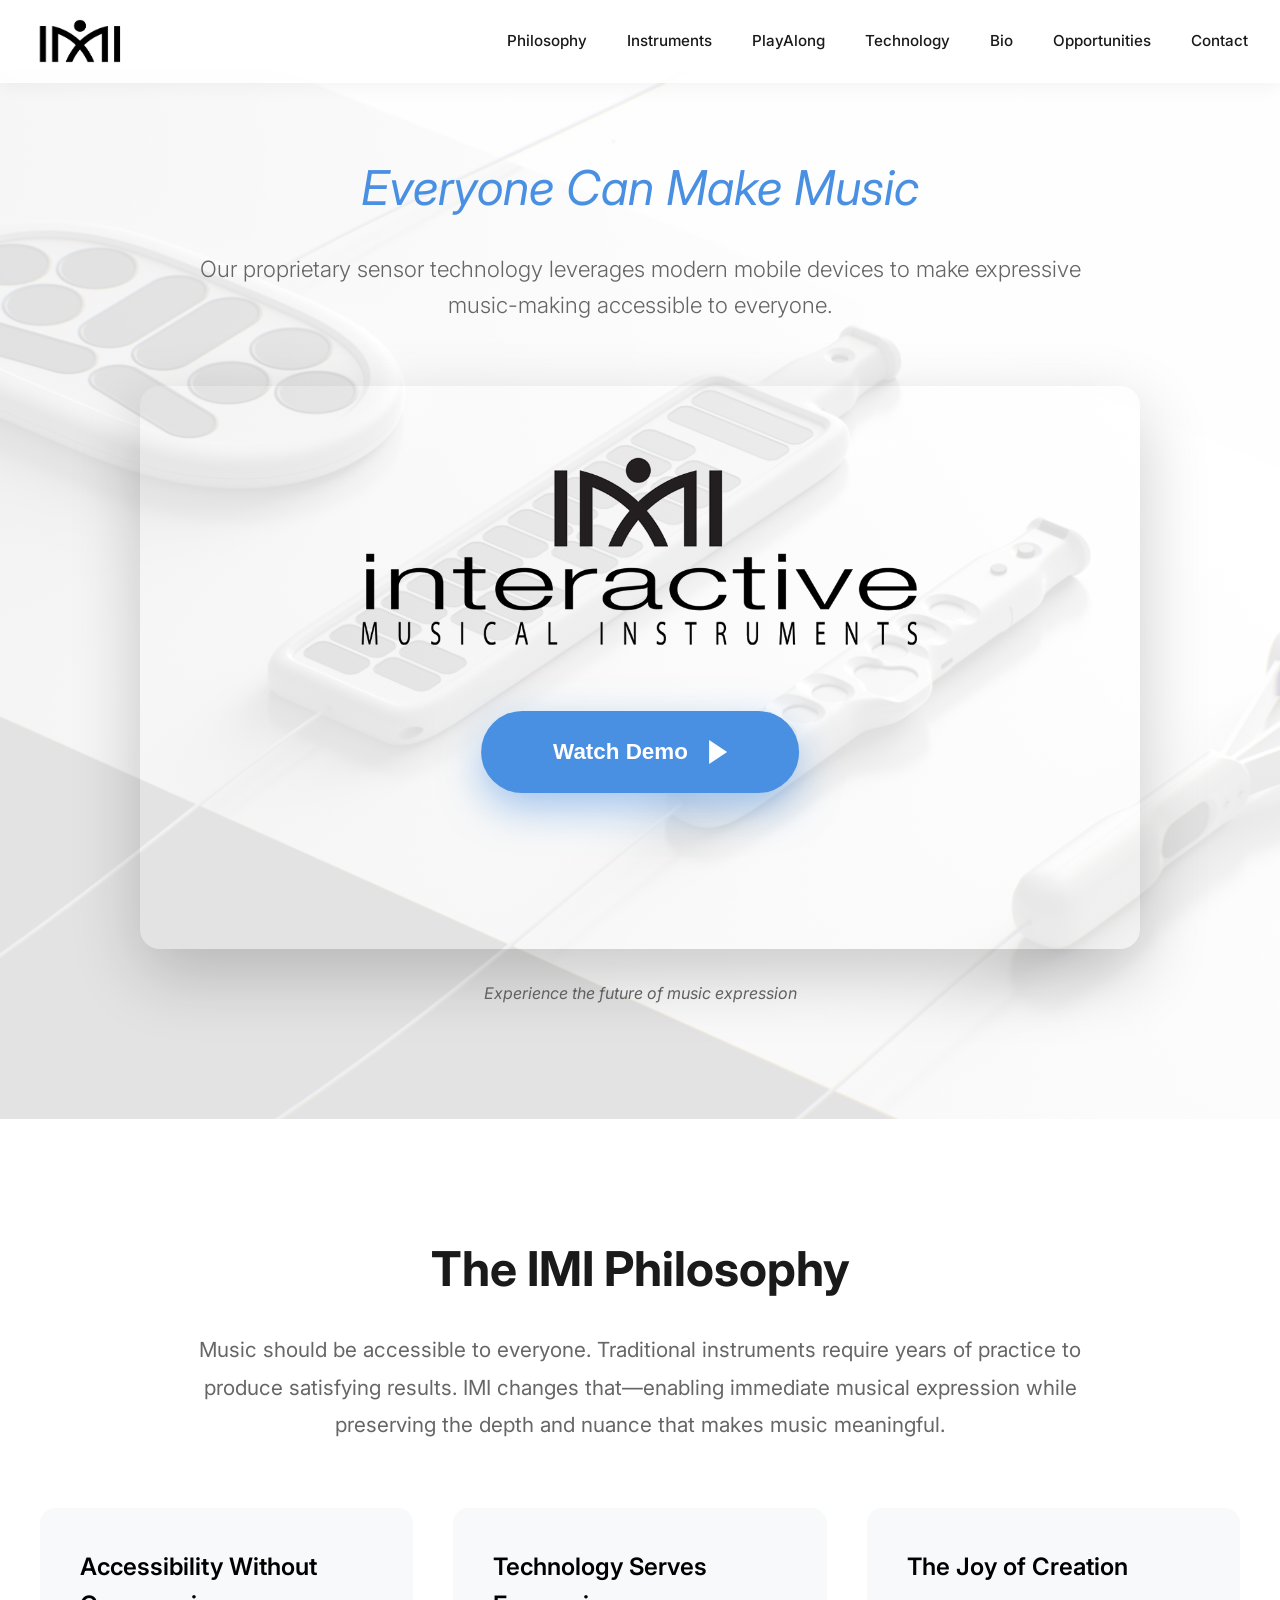
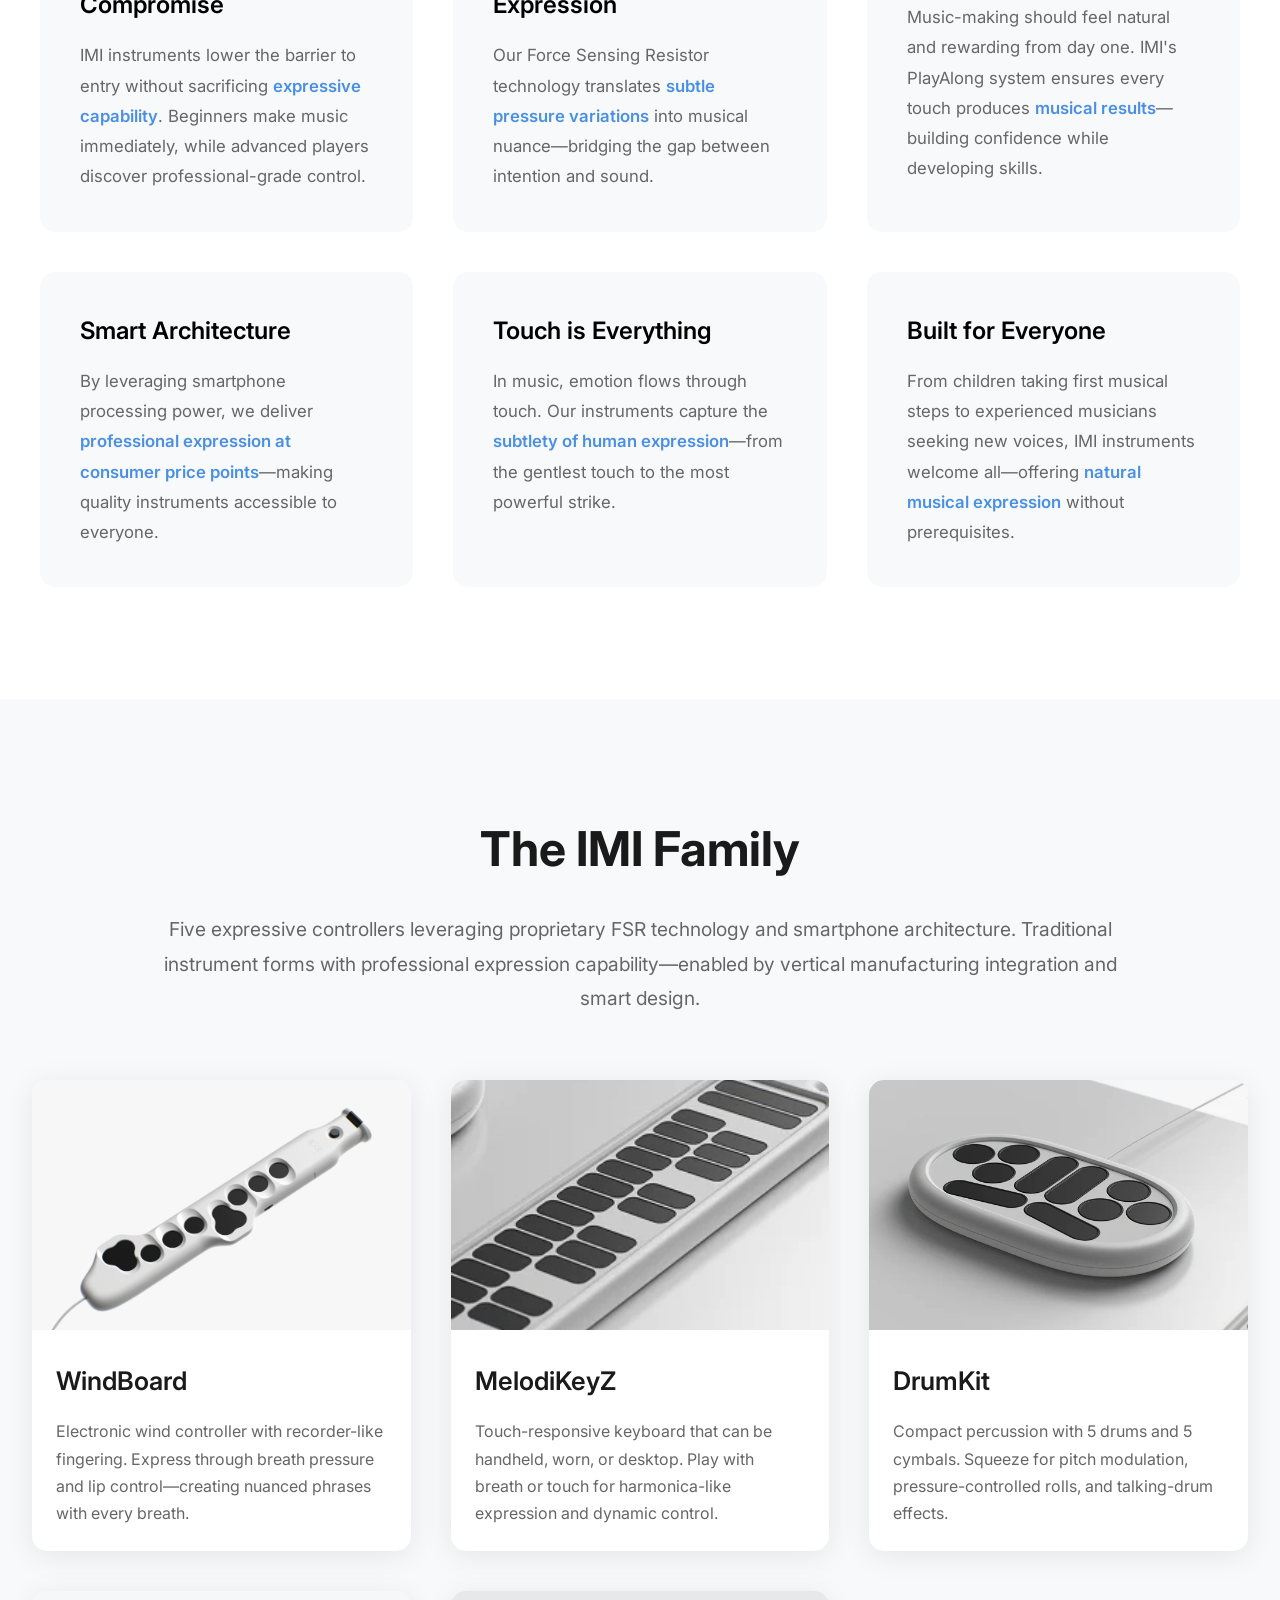
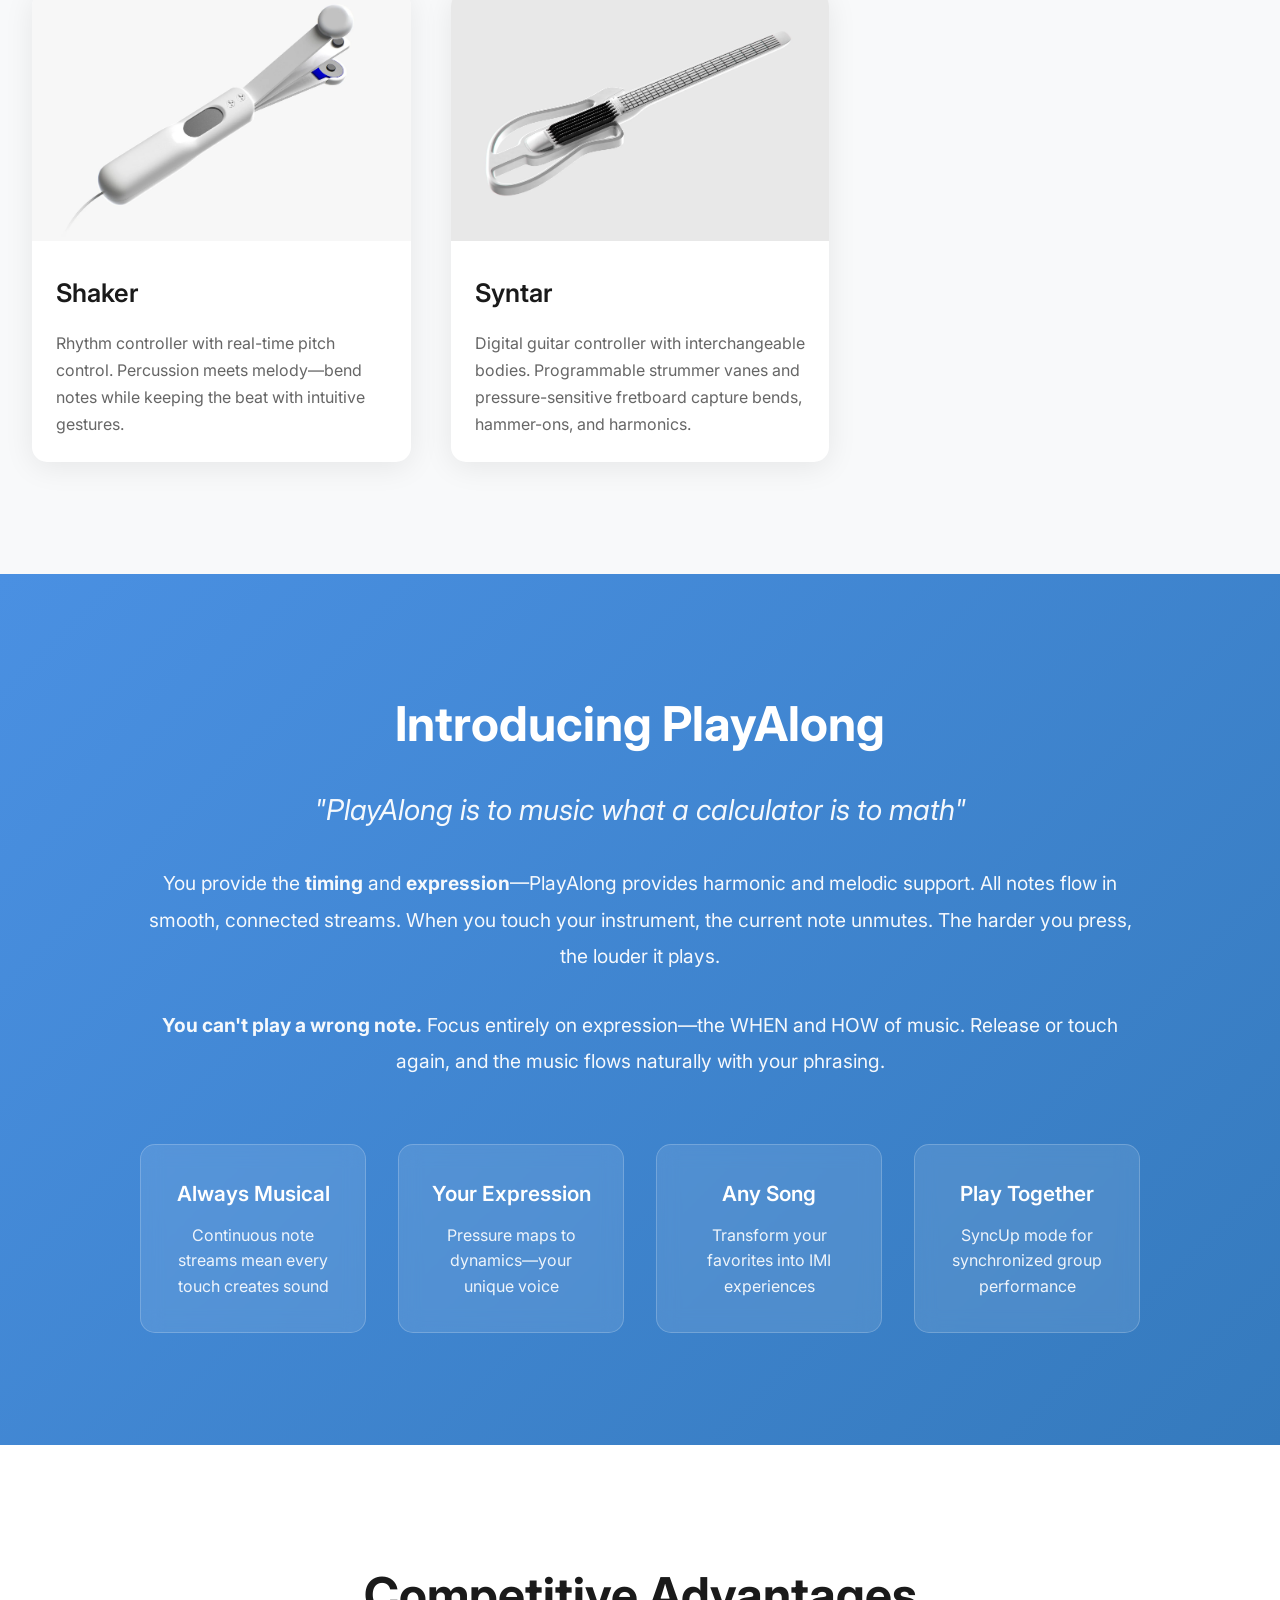
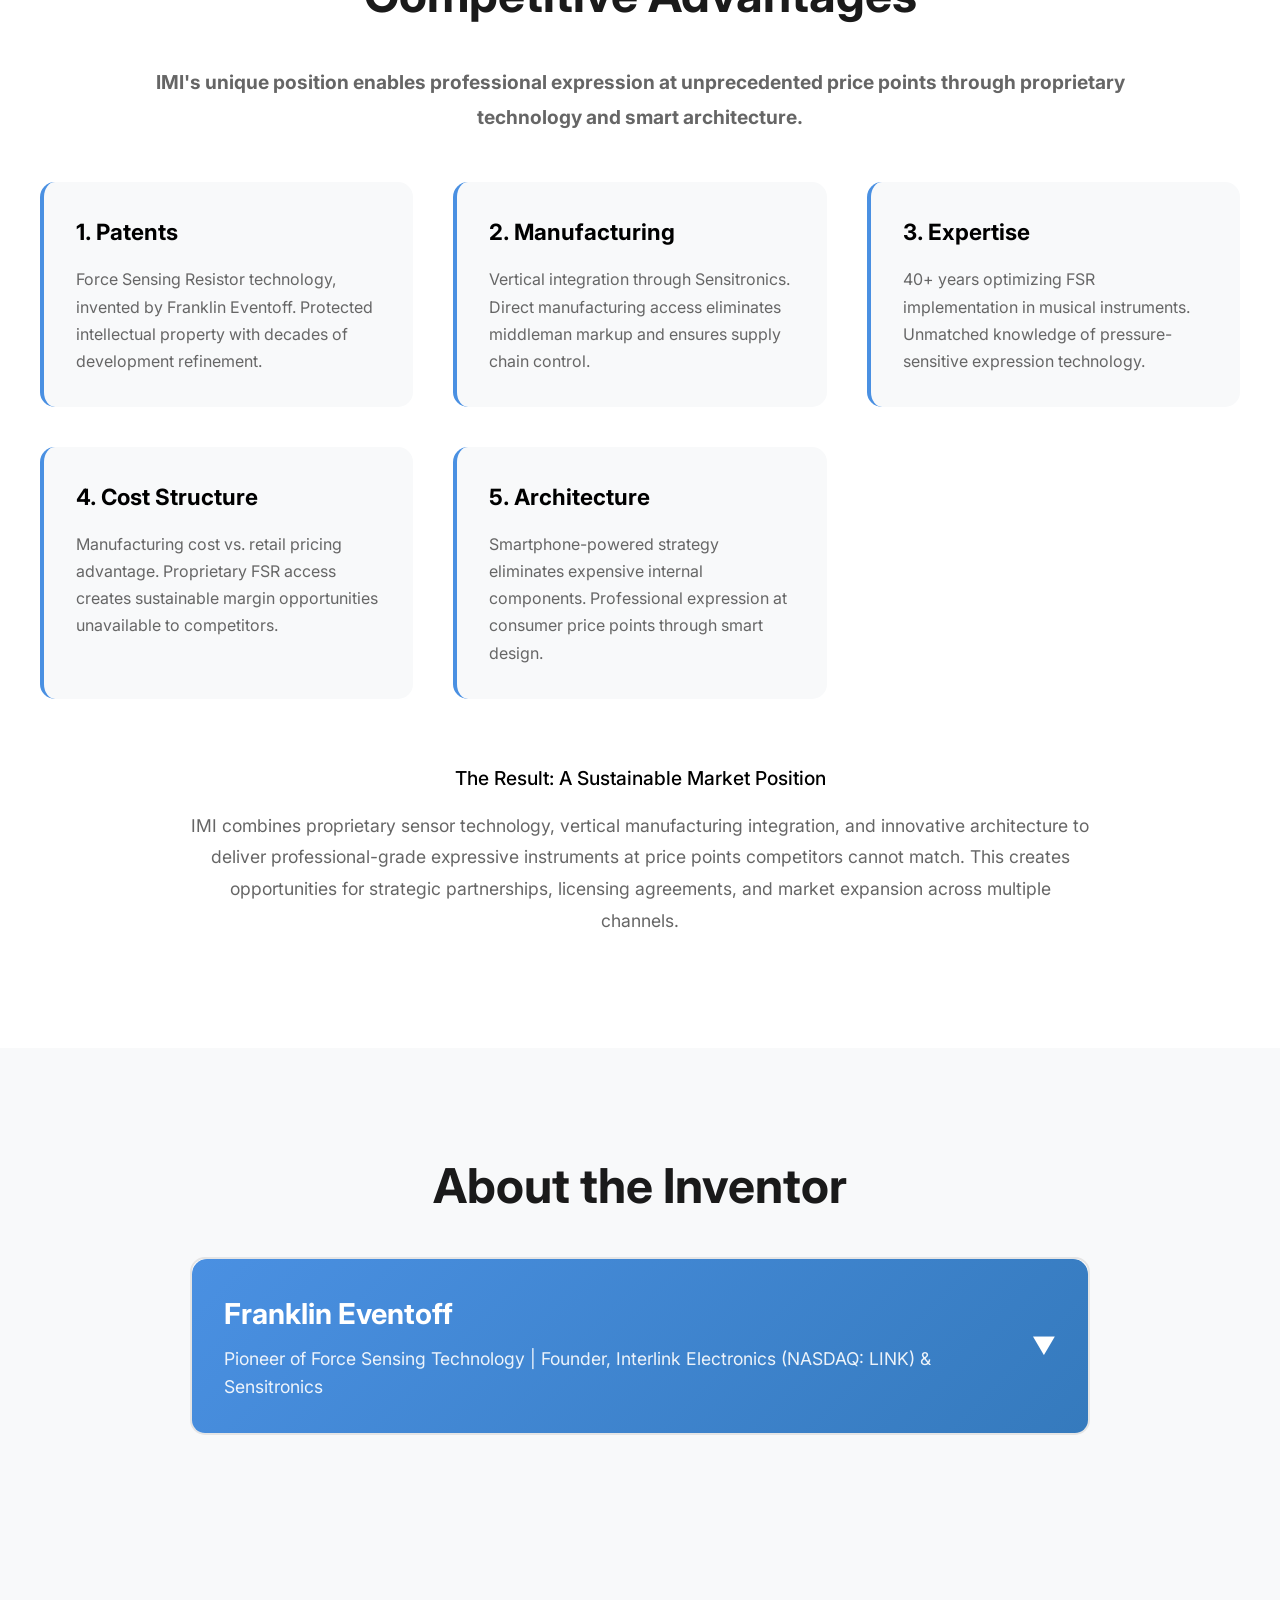
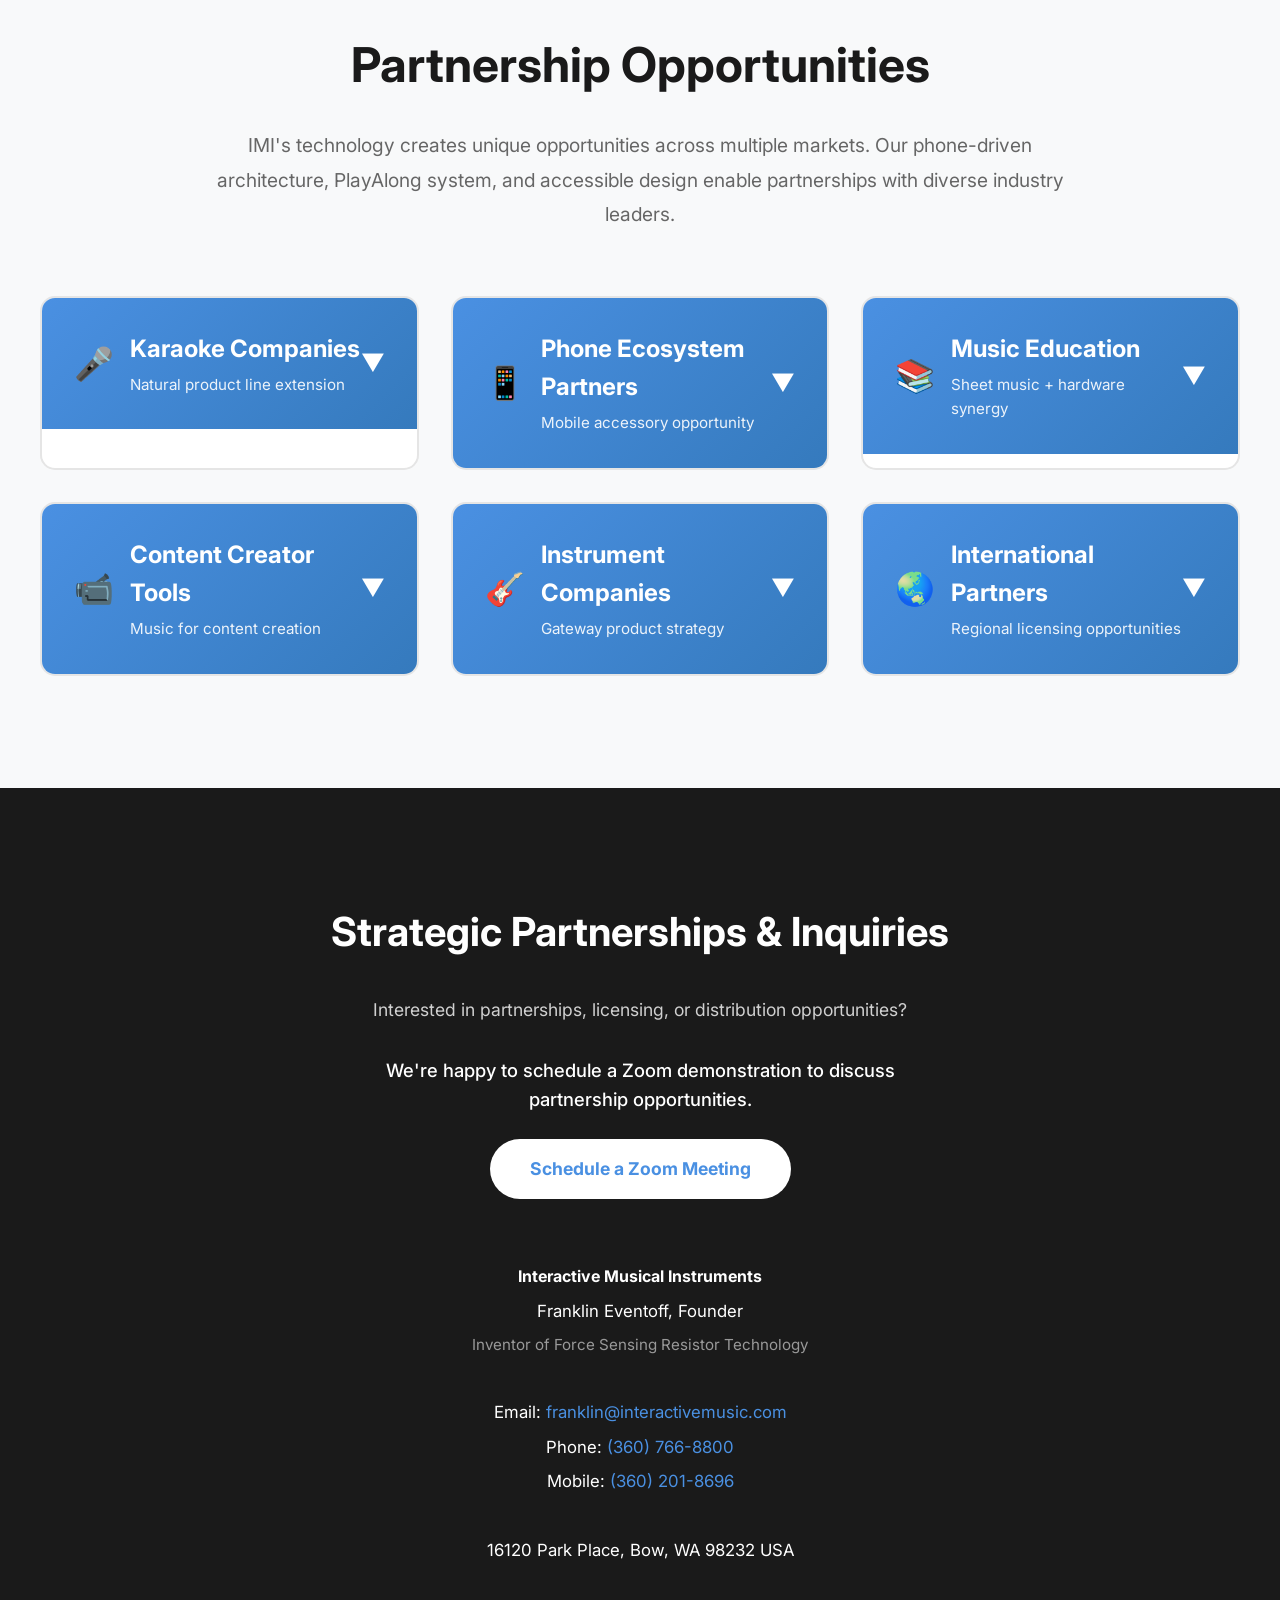
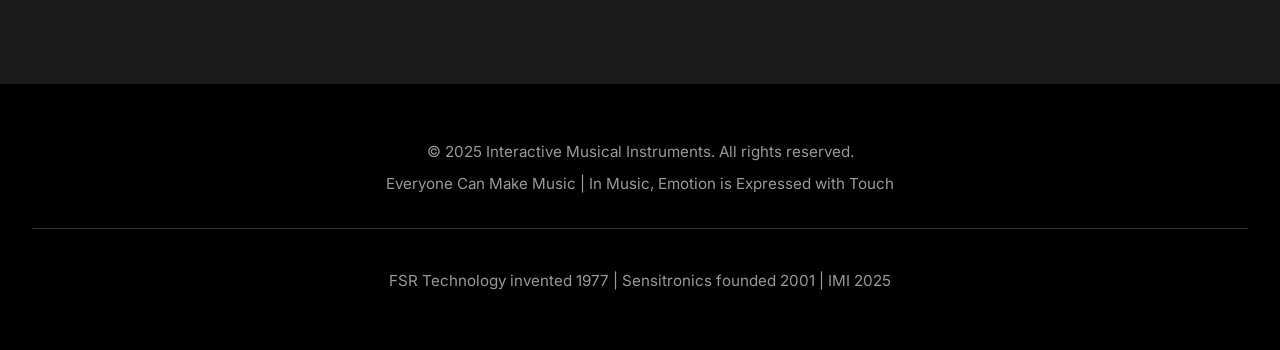
<file: index.html>
<!DOCTYPE html>
<html lang="en">
<head>
    <meta charset="UTF-8">
    <meta name="viewport" content="width=device-width, initial-scale=1.0">
    <title>IMI - Interactive Musical Instruments | Everyone Can Make Music</title>
    <link rel="icon" type="image/png" href="./assets/favicon-96x96.png" sizes="96x96" />
    <link rel="icon" type="image/png" href="./assets/favicon-96x96.png" sizes="32x32" />
    <link rel="icon" type="image/png" href="./assets/favicon-96x96.png" sizes="16x16" />
    <link rel="apple-touch-icon" href="./assets/favicon-96x96.png" />

    <!-- Fonts -->
    <link rel="preconnect" href="https://fonts.googleapis.com">
    <link rel="preconnect" href="https://fonts.gstatic.com" crossorigin>
    <link href="https://fonts.googleapis.com/css2?family=Inter:wght@300;400;500;600;700;800&display=swap" rel="stylesheet">

    <!-- Styles -->
    <link rel="stylesheet" href="./styles/main.css">
</head>
<body id="top">
    <!-- ============================================
         NAVIGATION
         Fixed navigation bar with logo and menu links
         ============================================ -->
    <nav>
        <div class="nav-container">
            <a href="#top" class="logo-text">
                <img src="./assets/IMI_LOGO.png" alt="IMI - Interactive Musical Instruments" class="logo-img">
            </a>
            <button class="hamburger" id="hamburger" aria-label="Toggle menu">
                <span></span>
                <span></span>
                <span></span>
            </button>
            <ul class="nav-links" id="nav-links">
                <li><a href="#philosophy">Philosophy</a></li>
                <li><a href="#instruments">Instruments</a></li>
                <li><a href="#playalong">PlayAlong</a></li>
                <li><a href="#technology">Technology</a></li>
                <li><a href="#bio">Bio</a></li>
                <li><a href="#opportunities">Opportunities</a></li>
                <li><a href="#contact">Contact</a></li>
            </ul>
        </div>
    </nav>

    <!-- ============================================
         HERO SECTION
         Main landing section with headline, tagline, and demo video
         ============================================ -->
    <section class="hero">
        <div class="hero-content">

            <!-- Headline & Tagline -->
            <p class="hero-quote">Everyone Can Make Music</p>
            <p class="tagline">
                Our proprietary sensor technology leverages modern mobile devices to make expressive music-making accessible to everyone.
            </p>

            <!-- Demo Video -->
            <div class="video-container">
                <div class="video-placeholder">
                    <img id="video-logo" src="./assets/IMI_logo_2.png" alt="IMI Logo" style="position: absolute; top: 10%; left: 50%; transform: translateX(-50%); max-width: 60%; height: auto; z-index: 5;">
                    <div class="play-button-overlay" id="play-button-overlay">
                        <button class="play-button" id="play-button">
                            <span>Watch Demo</span>
                            <div class="play-icon"></div>
                        </button>
                    </div>
                    <iframe
                        id="youtube-iframe"
                        class="video-iframe"
                        style="display: none;"
                        src="https://www.youtube.com/embed/5cP7HtnagEk?enablejsapi=1&rel=0"
                        allow="accelerometer; autoplay; clipboard-write; encrypted-media; gyroscope; picture-in-picture"
                        allowfullscreen>
                    </iframe>
                </div>
            </div>

            <p class="video-caption">Experience the future of music expression</p>
        </div>
    </section>

    <!-- ============================================
         PHILOSOPHY SECTION
         Core principles and values of IMI
         ============================================ -->
    <section class="philosophy-section" id="philosophy">
        <div class="philosophy-content">
            <h2>The IMI Philosophy</h2>
            <p class="philosophy-intro">
                Music should be accessible to everyone. Traditional instruments require years of practice to produce satisfying results. IMI changes that—enabling immediate musical expression while preserving the depth and nuance that makes music meaningful.
            </p>

            <div class="philosophy-grid">
                <div class="philosophy-card">
                    <h3>Accessibility Without Compromise</h3>
                    <p>IMI instruments lower the barrier to entry without sacrificing <span class="highlight">expressive capability</span>. Beginners make music immediately, while advanced players discover professional-grade control.</p>
                </div>

                <div class="philosophy-card">
                    <h3>Technology Serves Expression</h3>
                    <p>Our Force Sensing Resistor technology translates <span class="highlight">subtle pressure variations</span> into musical nuance—bridging the gap between intention and sound.</p>
                </div>

                <div class="philosophy-card">
                    <h3>The Joy of Creation</h3>
                    <p>Music-making should feel natural and rewarding from day one. IMI's PlayAlong system ensures every touch produces <span class="highlight">musical results</span>—building confidence while developing skills.</p>
                </div>

                <div class="philosophy-card">
                    <h3>Smart Architecture</h3>
                    <p>By leveraging smartphone processing power, we deliver <span class="highlight">professional expression at consumer price points</span>—making quality instruments accessible to everyone.</p>
                </div>

                <div class="philosophy-card">
                    <h3>Touch is Everything</h3>
                    <p>In music, emotion flows through touch. Our instruments capture the <span class="highlight">subtlety of human expression</span>—from the gentlest touch to the most powerful strike.</p>
                </div>

                <div class="philosophy-card">
                    <h3>Built for Everyone</h3>
                    <p>From children taking first musical steps to experienced musicians seeking new voices, IMI instruments welcome all—offering <span class="highlight">natural musical expression</span> without prerequisites.</p>
                </div>
            </div>
        </div>
    </section>

    <!-- ============================================
         PRODUCTS SECTION
         Showcase of the five IMI instrument family members
         ============================================ -->
    <section class="products-section" id="instruments">
        <h2>The IMI Family</h2>
        <p class="products-subtitle">
            Five expressive controllers leveraging proprietary FSR technology and smartphone architecture. Traditional instrument forms with professional expression capability—enabled by vertical manufacturing integration and smart design.
        </p>

        <div class="products-grid">
            <!-- WindBoard -->
            <div class="product-card">
                <img src="./assets/Wind.jpg" alt="WindBoard" class="product-image">
                <h3>WindBoard</h3>
                <p>Electronic wind controller with recorder-like fingering. Express through breath pressure and lip control—creating nuanced phrases with every breath.</p>
            </div>

            <!-- MelodiKeyZ -->
            <div class="product-card">
                <img src="./assets/MelodiKeyZ1_cropped.png" alt="MelodiKeyZ" class="product-image">
                <h3>MelodiKeyZ</h3>
                <p>Touch-responsive keyboard that can be handheld, worn, or desktop. Play with breath or touch for harmonica-like expression and dynamic control.</p>
            </div>

            <!-- DrumKit -->
            <div class="product-card">
                <img src="./assets/DrumKit2.png" alt="DrumKit" class="product-image">
                <h3>DrumKit</h3>
                <p>Compact percussion with 5 drums and 5 cymbals. Squeeze for pitch modulation, pressure-controlled rolls, and talking-drum effects.</p>
            </div>

            <!-- Shaker -->
            <div class="product-card">
                <img src="./assets/ShakerFull.jpg" alt="Shaker" class="product-image">
                <h3>Shaker</h3>
                <p>Rhythm controller with real-time pitch control. Percussion meets melody—bend notes while keeping the beat with intuitive gestures.</p>
            </div>

            <!-- Syntar -->
            <div class="product-card">
                <img src="./assets/Syntar_Still.jpg" alt="Syntar" class="product-image">
                <h3>Syntar</h3>
                <p>Digital guitar controller with interchangeable bodies. Programmable strummer vanes and pressure-sensitive fretboard capture bends, hammer-ons, and harmonics.</p>
            </div>
        </div>
    </section>

    <!-- ============================================
         PLAYALONG SECTION
         Explanation of the PlayAlong learning system
         ============================================ -->
    <section class="playalong-section" id="playalong">
        <div class="playalong-content">
            <h2>Introducing PlayAlong</h2>
            <p class="playalong-tagline">"PlayAlong is to music what a calculator is to math"</p>

            <p class="playalong-description">
                You provide the <strong>timing</strong> and <strong>expression</strong>—PlayAlong provides harmonic and melodic support. All notes flow in smooth, connected streams. When you touch your instrument, the current note unmutes. The harder you press, the louder it plays.
            </p>

            <p class="playalong-description">
                <strong>You can't play a wrong note.</strong> Focus entirely on expression—the WHEN and HOW of music. Release or touch again, and the music flows naturally with your phrasing.
            </p>

            <div class="feature-boxes">
                <div class="feature-box">
                    <h3>Always Musical</h3>
                    <p>Continuous note streams mean every touch creates sound</p>
                </div>

                <div class="feature-box">
                    <h3>Your Expression</h3>
                    <p>Pressure maps to dynamics—your unique voice</p>
                </div>

                <div class="feature-box">
                    <h3>Any Song</h3>
                    <p>Transform your favorites into IMI experiences</p>
                </div>

                <div class="feature-box">
                    <h3>Play Together</h3>
                    <p>SyncUp mode for synchronized group performance</p>
                </div>
            </div>
        </div>
    </section>

    <!-- ============================================
         COMPETITIVE ADVANTAGES SECTION
         IMI's unique market position and technology advantages
         ============================================ -->
    <section class="tech-section" id="technology">
        <div class="tech-content">
            <h2>Competitive Advantages</h2>
            <p class="tech-description">
                <strong>IMI's unique position enables professional expression at unprecedented price points through proprietary technology and smart architecture.</strong>
            </p>

            <div style="display: grid; grid-template-columns: repeat(auto-fit, minmax(280px, 1fr)); gap: 2.5rem; max-width: 1200px; margin: 0 auto;">
                <div style="background: #f8f9fa; padding: 2rem; border-radius: 15px; border-left: 4px solid #4A90E2;">
                    <h3 style="font-size: 1.4rem; margin-bottom: 1rem; color: #000;">1. Patents</h3>
                    <p style="color: #666; line-height: 1.7;">Force Sensing Resistor technology, invented by Franklin Eventoff. Protected intellectual property with decades of development refinement.</p>
                </div>

                <div style="background: #f8f9fa; padding: 2rem; border-radius: 15px; border-left: 4px solid #4A90E2;">
                    <h3 style="font-size: 1.4rem; margin-bottom: 1rem; color: #000;">2. Manufacturing</h3>
                    <p style="color: #666; line-height: 1.7;">Vertical integration through Sensitronics. Direct manufacturing access eliminates middleman markup and ensures supply chain control.</p>
                </div>

                <div style="background: #f8f9fa; padding: 2rem; border-radius: 15px; border-left: 4px solid #4A90E2;">
                    <h3 style="font-size: 1.4rem; margin-bottom: 1rem; color: #000;">3. Expertise</h3>
                    <p style="color: #666; line-height: 1.7;">40+ years optimizing FSR implementation in musical instruments. Unmatched knowledge of pressure-sensitive expression technology.</p>
                </div>

                <div style="background: #f8f9fa; padding: 2rem; border-radius: 15px; border-left: 4px solid #4A90E2;">
                    <h3 style="font-size: 1.4rem; margin-bottom: 1rem; color: #000;">4. Cost Structure</h3>
                    <p style="color: #666; line-height: 1.7;">Manufacturing cost vs. retail pricing advantage. Proprietary FSR access creates sustainable margin opportunities unavailable to competitors.</p>
                </div>

                <div style="background: #f8f9fa; padding: 2rem; border-radius: 15px; border-left: 4px solid #4A90E2;">
                    <h3 style="font-size: 1.4rem; margin-bottom: 1rem; color: #000;">5. Architecture</h3>
                    <p style="color: #666; line-height: 1.7;">Smartphone-powered strategy eliminates expensive internal components. Professional expression at consumer price points through smart design.</p>
                </div>
            </div>

            <div style="margin-top: 4rem; text-align: center;">
                <p style="font-size: 1.2rem; color: #000; font-weight: 500; margin-bottom: 1rem;">
                    The Result: A Sustainable Market Position
                </p>
                <p style="font-size: 1.1rem; color: #666; line-height: 1.8; max-width: 900px; margin: 0 auto;">
                    IMI combines proprietary sensor technology, vertical manufacturing integration, and innovative architecture to deliver professional-grade expressive instruments at price points competitors cannot match. This creates opportunities for strategic partnerships, licensing agreements, and market expansion across multiple channels.
                </p>
            </div>
        </div>
    </section>

    <!-- ============================================
         INVENTOR BIO SECTION
         Background and credentials of Franklin Eventoff
         ============================================ -->
    <section class="tech-section" id="bio" style="padding: calc(5rem + 20px) 2rem 5rem; background: #f8f9fa;">
        <div class="tech-content">
            <h2 style="text-align: center; font-size: 3rem; margin-bottom: 2rem; font-weight: 700;">About the Inventor</h2>

            <div style="max-width: 900px; margin: 0 auto;">
                <div class="market-card bio-card" onclick="toggleBio(this)" style="cursor: pointer;">
                    <div class="market-header" style="background: linear-gradient(135deg, #4A90E2 0%, #357ABD 100%); color: white; padding: 2rem; display: flex; justify-content: space-between; align-items: center; border-radius: 15px 15px 0 0;">
                        <div style="flex: 1;">
                            <h3 style="font-size: 1.8rem; margin-bottom: 0.5rem;">Franklin Eventoff</h3>
                            <p style="opacity: 0.9; font-size: 1.1rem;">Pioneer of Force Sensing Technology | Founder, Interlink Electronics (NASDAQ: LINK) & Sensitronics</p>
                        </div>
                        <div class="expand-icon" style="font-size: 1.5rem; transition: transform 0.3s;">▼</div>
                    </div>
                    <div class="market-content bio-content" style="max-height: 0; overflow: hidden; transition: max-height 0.5s ease;">
                        <div style="padding: 2.5rem; background: white; border-radius: 0 0 15px 15px;">
                            <p style="font-size: 1.1rem; line-height: 1.8; color: #333; margin-bottom: 1.5rem;">
                                Franklin Eventoff invented Force Sensing Resistor (FSR) technology in 1977 and patented it in 1980. His innovations have earned prestigious recognition including the <strong>California Governor's Award for Innovation (1986)</strong> and the <strong>International IR 100 Award</strong> for FSR development (1987).
                            </p>

                            <p style="font-size: 1.1rem; line-height: 1.8; color: #333; margin-bottom: 1.5rem;">
                                In 1985, Franklin founded <strong>Interlink Electronics (NASDAQ: LINK)</strong>, which became a leading supplier of FSR technology globally. The company was recently acquired, validating decades of innovation and market leadership. In 2001, he founded <strong>Sensitronics</strong>, which today supplies FSRs to leading musical instrument manufacturers worldwide and provides IMI's vertical manufacturing integration.
                            </p>

                            <p style="font-size: 1.1rem; line-height: 1.8; color: #333; margin-bottom: 1.5rem;">
                                Franklin's FSR technology powers products across multiple industries—from consumer electronics to medical devices and aerospace applications. He has successfully licensed musical instrument innovations to major companies including <strong>Mattel</strong> (Magical Musical Thing, 1978) and <strong>Hasbro</strong> (Electronic Orchestra, 1982), and licensed The KEY instrument—IMI's predecessor—to Lonestar Technologies in 1992.
                            </p>

                            <p style="font-size: 1.1rem; line-height: 1.8; color: #333; margin-bottom: 2rem;">
                                IMI represents nearly <strong>50 years of continuous FSR refinement</strong>, combining Franklin's patented technology with vertical manufacturing integration. Recent innovations include the <strong>XactFSR (2013)</strong> and the newly patented <strong>LowDrift FSR (2025)</strong>, ensuring IMI instruments deliver professional expression at unprecedented price points.
                            </p>

                            <div style="background: #f8f9fa; padding: 1.5rem; border-radius: 10px; border-left: 4px solid #4A90E2;">
                                <h4 style="color: #4A90E2; margin-bottom: 1rem; font-size: 1.2rem;">Notable Milestones</h4>
                                <ul style="margin-left: 1.5rem; color: #666; line-height: 2;">
                                    <li><strong>1977:</strong> Invented Force Sensing Resistor technology</li>
                                    <li><strong>1980:</strong> Patented FSR technology</li>
                                    <li><strong>1979:</strong> Created 650 Sonica instruments using FSR</li>
                                    <li><strong>1982:</strong> Licensed Electronic Orchestra to Hasbro Toys</li>
                                    <li><strong>1985:</strong> Founded Interlink Electronics (NASDAQ: LINK)</li>
                                    <li><strong>1986:</strong> California Governor's Award for Innovation</li>
                                    <li><strong>1987:</strong> International IR 100 Award for FSR development</li>
                                    <li><strong>1992:</strong> Licensed The KEY instrument to Lonestar Technologies</li>
                                    <li><strong>2001:</strong> Founded Sensitronics</li>
                                    <li><strong>2013:</strong> Developed XactFSR technology</li>
                                    <li><strong>2025:</strong> Patented LowDrift FSR</li>
                                </ul>
                            </div>

                            <p style="font-size: 1.2rem; font-weight: 500; color: #4A90E2; margin-top: 2rem; text-align: center;">
                                This isn't Franklin's first successful venture—he's built, scaled, and exited companies in this space for over 40 years.
                            </p>
                        </div>
                    </div>
                </div>
            </div>
        </div>
    </section>

    <!-- ============================================
         PARTNERSHIP OPPORTUNITIES SECTION
         Market opportunities and potential partnerships
         ============================================ -->
    <section class="markets-section" id="opportunities">
        <div class="markets-content">
            <h2>Partnership Opportunities</h2>
            <p class="markets-intro">
                IMI's technology creates unique opportunities across multiple markets. Our phone-driven architecture, PlayAlong system, and accessible design enable partnerships with diverse industry leaders.
            </p>

            <div class="market-cards">
                <!-- Karaoke Companies -->
                <div class="market-card" onclick="toggleMarket(this)">
                    <div class="market-header">
                        <div class="market-icon">🎤</div>
                        <div class="market-title">
                            <h3>Karaoke Companies</h3>
                            <p>Natural product line extension</p>
                        </div>
                        <div class="expand-icon">▼</div>
                    </div>
                    <div class="market-content">
                        <div class="market-body">
                            <p style="font-size: 1.1rem; line-height: 1.8; color: #333;">
                                IMI is "karaoke for instruments"—the exact same proven business model applied to instrumental music. Same distribution channels, same content subscription model, same customers—just add instruments alongside your microphones.
                            </p>
                        </div>
                    </div>
                </div>

                <!-- Phone Companies -->
                <div class="market-card" onclick="toggleMarket(this)">
                    <div class="market-header">
                        <div class="market-icon">📱</div>
                        <div class="market-title">
                            <h3>Phone Ecosystem Partners</h3>
                            <p>Mobile accessory opportunity</p>
                        </div>
                        <div class="expand-icon">▼</div>
                    </div>
                    <div class="market-content">
                        <div class="market-body">
                            <p style="font-size: 1.1rem; line-height: 1.8; color: #333;">
                                IMI instruments use smartphones as their processing brain, making them premium mobile accessories for your 9,000+ retail locations. Turn phone purchases into bundled sales with monthly payment plans and ongoing subscription revenue streams.
                            </p>
                        </div>
                    </div>
                </div>

                <!-- Music Education -->
                <div class="market-card" onclick="toggleMarket(this)">
                    <div class="market-header">
                        <div class="market-icon">📚</div>
                        <div class="market-title">
                            <h3>Music Education</h3>
                            <p>Sheet music + hardware synergy</p>
                        </div>
                        <div class="expand-icon">▼</div>
                    </div>
                    <div class="market-content">
                        <div class="market-body">
                            <p style="font-size: 1.1rem; line-height: 1.8; color: #333;">
                                Our technology converts your sheet music and tablature catalogs into interactive MIDI experiences. Publishers provide content, IMI provides affordable hardware—together we create complete learning systems for schools and students.
                            </p>
                        </div>
                    </div>
                </div>

                <!-- Creator Economy -->
                <div class="market-card" onclick="toggleMarket(this)">
                    <div class="market-header">
                        <div class="market-icon">📹</div>
                        <div class="market-title">
                            <h3>Content Creator Tools</h3>
                            <p>Music for content creation</p>
                        </div>
                        <div class="expand-icon">▼</div>
                    </div>
                    <div class="market-content">
                        <div class="market-body">
                            <p style="font-size: 1.1rem; line-height: 1.8; color: #333;">
                                Creators need original music but lack musical training—IMI solves this. Enable YouTube creators, podcasters, and streamers to make authentic music in minutes without lessons or licensing fees.
                            </p>
                        </div>
                    </div>
                </div>

                <!-- Traditional Instrument Companies -->
                <div class="market-card" onclick="toggleMarket(this)">
                    <div class="market-header">
                        <div class="market-icon">🎸</div>
                        <div class="market-title">
                            <h3>Instrument Companies</h3>
                            <p>Gateway product strategy</p>
                        </div>
                        <div class="expand-icon">▼</div>
                    </div>
                    <div class="market-content">
                        <div class="market-body">
                            <p style="font-size: 1.1rem; line-height: 1.8; color: #333;">
                                IMI creates new musicians who graduate to your premium instruments—we expand the market rather than compete. Affordable entry ($49-$99) validates serious buyers before they invest $300-$2,000 in traditional instruments.
                            </p>
                        </div>
                    </div>
                </div>

                <!-- International Manufacturing -->
                <div class="market-card" onclick="toggleMarket(this)">
                    <div class="market-header">
                        <div class="market-icon">🌏</div>
                        <div class="market-title">
                            <h3>International Partners</h3>
                            <p>Regional licensing opportunities</p>
                        </div>
                        <div class="expand-icon">▼</div>
                    </div>
                    <div class="market-content">
                        <div class="market-body">
                            <p style="font-size: 1.1rem; line-height: 1.8; color: #333;">
                                Complete turnkey licensing package: hardware designs, software platform, sheet music conversion tools, and 40+ years of FSR manufacturing expertise. Launch IMI in your territory with everything included—from designs to market in 6-12 months.
                            </p>
                        </div>
                    </div>
                </div>
            </div>
        </div>
    </section>

    <!-- ============================================
         CONTACT SECTION
         Contact information and partnership inquiries
         ============================================ -->
    <section class="contact-section" id="contact">
        <h2>Strategic Partnerships & Inquiries</h2>
        <div class="contact-info">
            <p style="font-size: 1.1rem; margin-bottom: 2rem; color: #d0d0d0;">
                Interested in partnerships, licensing, or distribution opportunities?
            </p>

            <p style="font-size: 1.15rem; margin-bottom: 1.5rem; color: #fff; font-weight: 500;">
                We're happy to schedule a Zoom demonstration to discuss partnership opportunities.
            </p>

            <a href="mailto:franklin@interactivemusic.com?subject=Request for Zoom Meeting - IMI Partnership"
               style="display: inline-block; background: white; color: #4A90E2; padding: 1rem 2.5rem; border-radius: 50px; text-decoration: none; font-weight: bold; font-size: 1.1rem; margin-bottom: 2.5rem; transition: transform 0.3s, box-shadow 0.3s;"
               onmouseover="this.style.transform='translateY(-2px)'; this.style.boxShadow='0 10px 25px rgba(255,255,255,0.3)';"
               onmouseout="this.style.transform='translateY(0)'; this.style.boxShadow='none';">
                Schedule a Zoom Meeting
            </a>

            <br><br>
            <strong>Interactive Musical Instruments</strong>
            <p>Franklin Eventoff, Founder</p>
            <p style="font-size: 0.95rem; color: #999; margin-top: 0.5rem;">Inventor of Force Sensing Resistor Technology</p>
            <br>
            <p>Email: <a href="mailto:franklin@interactivemusic.com">franklin@interactivemusic.com</a></p>
            <p>Phone: <a href="tel:+13607668800">(360) 766-8800</a></p>
            <p>Mobile: <a href="tel:+13602018696">(360) 201-8696</a></p>
            <br>
            <p>16120 Park Place, Bow, WA 98232 USA</p>
        </div>
    </section>

    <!-- ============================================
         FOOTER
         Copyright and company information
         ============================================ -->
    <footer>
        <p>&copy; 2025 Interactive Musical Instruments. All rights reserved.</p>
        <p>Everyone Can Make Music | In Music, Emotion is Expressed with Touch</p>

        <div class="footer-timeline">
            <p>FSR Technology invented 1977 | Sensitronics founded 2001 | IMI 2025</p>
        </div>
    </footer>

    <!-- JavaScript -->
    <script src="scripts/main.js" defer></script>
</body>
</html>
</file>
<file: styles/main.css>
/* ============================================
   IMI - Interactive Musical Instruments
   Main Stylesheet
   ============================================ */

/* ============================================
   RESET & BASE STYLES
   ============================================ */

* {
    margin: 0;
    padding: 0;
    box-sizing: border-box;
}

body {
    font-family: 'Inter', -apple-system, BlinkMacSystemFont, 'Segoe UI', sans-serif;
    line-height: 1.6;
    color: #1a1a1a;
    background: #ffffff;
}

html {
    scroll-padding-top: 0px;
    scroll-behavior: smooth;
}

/* Pull sections up higher - negative margin scrolls them closer to top */
section {
    scroll-margin-top: -30px;
}

.highlight {
    color: #4A90E2;
    font-weight: 600;
}

/* ============================================
   NAVIGATION
   ============================================ */

nav {
    position: fixed;
    top: 0;
    width: 100%;
    background: rgba(255, 255, 255, 0.75);
    backdrop-filter: blur(20px) saturate(180%);
    -webkit-backdrop-filter: blur(20px) saturate(180%);
    z-index: 1000;
    border-bottom: 1px solid rgba(255, 255, 255, 0.3);
    box-shadow: 0 2px 20px rgba(0, 0, 0, 0.05);
}

.nav-container {
    max-width: 1400px;
    margin: 0 auto;
    padding: 1rem 2rem;
    display: flex;
    justify-content: space-between;
    align-items: center;
}

.logo-text {
    font-size: 1.5rem;
    font-weight: 700;
    color: #000;
    text-decoration: none;
    letter-spacing: -0.5px;
}

.logo-img {
    height: 50px;
    width: auto;
    display: block;
}

.nav-links {
    display: flex;
    gap: 2.5rem;
    list-style: none;
}

.nav-links a {
    color: #1a1a1a;
    text-decoration: none;
    font-weight: 500;
    font-size: 0.95rem;
    transition: color 0.3s;
}

.nav-links a:hover {
    color: #4A90E2;
}

/* Hamburger Menu */
.hamburger {
    display: none;
    flex-direction: column;
    background: none;
    border: none;
    cursor: pointer;
    padding: 0.5rem;
    z-index: 1001;
}

.hamburger span {
    width: 25px;
    height: 3px;
    background: #1a1a1a;
    margin: 3px 0;
    transition: 0.3s;
    border-radius: 3px;
}

.hamburger.active span:nth-child(1) {
    transform: rotate(-45deg) translate(-5px, 6px);
}

.hamburger.active span:nth-child(2) {
    opacity: 0;
}

.hamburger.active span:nth-child(3) {
    transform: rotate(45deg) translate(-5px, -6px);
}

/* ============================================
   HERO SECTION
   ============================================ */

.hero {
    margin-top: 70px;
    padding: 5rem 2rem 7rem;
    background: linear-gradient(rgba(255, 255, 255, 0.85), rgba(255, 255, 255, 0.85)),
                url('../assets/hero_background.jpg') center/cover no-repeat;
    text-align: center;
}

.hero-content {
    max-width: 1200px;
    margin: 0 auto;
}

.hero h1 {
    font-size: 4.5rem;
    font-weight: 800;
    margin-bottom: 2rem;
    letter-spacing: -3px;
    line-height: 1.05;
}

.hero-quote {
    font-size: 3rem;
    font-style: italic;
    color: #4A90E2;
    margin-bottom: 1.5rem;
    font-weight: 400;
}

.tagline {
    font-size: 1.4rem;
    color: #666;
    margin-bottom: 4rem;
    font-weight: 300;
    max-width: 900px;
    margin-left: auto;
    margin-right: auto;
}

/* ============================================
   VIDEO CONTAINER
   ============================================ */

.video-container {
    max-width: 1000px;
    margin: 4rem auto 2rem;
    position: relative;
    border-radius: 20px;
    overflow: hidden;
    box-shadow: 0 25px 70px rgba(0, 0, 0, 0.2);
}

.video-placeholder {
    position: relative;
    background: transparent;
    padding-bottom: 56.25%;
}

.video-iframe {
    position: absolute;
    top: 0;
    left: 0;
    width: 100%;
    height: 100%;
    border-radius: 20px;
    border: none;
}

.play-button-overlay {
    position: absolute;
    top: 65%;
    left: 50%;
    transform: translate(-50%, -50%);
    z-index: 10;
}

.play-button {
    background: #4A90E2;
    color: white;
    border: none;
    padding: 1.75rem 4.5rem;
    font-size: 1.4rem;
    font-weight: 700;
    border-radius: 50px;
    cursor: pointer;
    box-shadow: 0 15px 40px rgba(74, 144, 226, 0.5);
    transition: all 0.3s;
    display: flex;
    align-items: center;
    gap: 1rem;
}

.play-button:hover {
    background: #3A7BC8;
    transform: scale(1.08);
    box-shadow: 0 20px 50px rgba(74, 144, 226, 0.6);
}

.play-icon {
    width: 0;
    height: 0;
    border-left: 18px solid white;
    border-top: 12px solid transparent;
    border-bottom: 12px solid transparent;
    margin-left: 5px;
}

.video-caption {
    text-align: center;
    margin-top: 1.5rem;
    font-size: 1rem;
    color: #666;
    font-style: italic;
}

/* ============================================
   PHILOSOPHY SECTION
   ============================================ */

.philosophy-section {
    padding: 7rem 2rem 7rem;
    background: #ffffff;
}

.philosophy-content {
    max-width: 1200px;
    margin: 0 auto;
    text-align: center;
}

.philosophy-section h2 {
    font-size: 3rem;
    margin-bottom: 1.5rem;
    font-weight: 700;
}

.philosophy-intro {
    font-size: 1.3rem;
    color: #666;
    max-width: 900px;
    margin: 0 auto 4rem;
    line-height: 1.8;
}

.philosophy-grid {
    display: grid;
    grid-template-columns: repeat(auto-fit, minmax(280px, 1fr));
    gap: 2.5rem;
    margin-top: 3rem;
}

.philosophy-card {
    background: #f8f9fa;
    padding: 2.5rem;
    border-radius: 15px;
    text-align: left;
}

.philosophy-card h3 {
    font-size: 1.5rem;
    margin-bottom: 1rem;
    color: #000;
    font-weight: 600;
}

.philosophy-card p {
    color: #666;
    line-height: 1.8;
    font-size: 1.05rem;
}

/* ============================================
   PRODUCTS SECTION
   ============================================ */

.products-section {
    padding: 7rem 2rem;
    background: #f8f9fa;
}

.products-section h2 {
    text-align: center;
    font-size: 3rem;
    margin-bottom: 1.5rem;
    font-weight: 700;
}

.products-subtitle {
    text-align: center;
    font-size: 1.2rem;
    color: #666;
    max-width: 1000px;
    margin: 0 auto 4rem;
    line-height: 1.8;
}

.products-grid {
    max-width: 1400px;
    margin: 0 auto;
    display: grid;
    grid-template-columns: repeat(auto-fit, minmax(280px, 1fr));
    gap: 2.5rem;
}

.product-card {
    background: #ffffff;
    border-radius: 15px;
    overflow: hidden;
    box-shadow: 0 5px 30px rgba(0, 0, 0, 0.08);
    transition: transform 0.3s, box-shadow 0.3s;
}

.product-card:hover {
    transform: translateY(-10px);
    box-shadow: 0 15px 50px rgba(0, 0, 0, 0.15);
}

.product-image {
    width: 100%;
    height: 250px;
    object-fit: cover;
    background: #e5e5e5;
}

.product-card h3 {
    font-size: 1.6rem;
    margin: 1.5rem 1.5rem 1rem;
    font-weight: 600;
}

.product-card p {
    padding: 0 1.5rem 1.5rem;
    color: #666;
    line-height: 1.7;
}

/* ============================================
   PLAYALONG SECTION
   ============================================ */

.playalong-section {
    padding: 7rem 2rem;
    background: linear-gradient(135deg, #4A90E2 0%, #357ABD 100%);
    color: white;
}

.playalong-content {
    max-width: 1000px;
    margin: 0 auto;
    text-align: center;
}

.playalong-section h2 {
    font-size: 3rem;
    margin-bottom: 1.5rem;
    font-weight: 700;
}

.playalong-tagline {
    font-size: 1.8rem;
    font-style: italic;
    margin-bottom: 2rem;
    opacity: 0.95;
}

.playalong-description {
    font-size: 1.2rem;
    line-height: 1.9;
    margin-bottom: 2rem;
    opacity: 0.95;
}

.feature-boxes {
    display: grid;
    grid-template-columns: repeat(auto-fit, minmax(220px, 1fr));
    gap: 2rem;
    margin-top: 4rem;
}

.feature-box {
    background: rgba(255, 255, 255, 0.1);
    backdrop-filter: blur(10px);
    padding: 2rem;
    border-radius: 15px;
    border: 1px solid rgba(255, 255, 255, 0.2);
}

.feature-box h3 {
    font-size: 1.3rem;
    margin-bottom: 0.8rem;
    font-weight: 600;
}

.feature-box p {
    opacity: 0.9;
    line-height: 1.6;
}

/* ============================================
   TECHNOLOGY / ADVANTAGES SECTION
   ============================================ */

.tech-section {
    padding: 7rem 2rem;
    background: #ffffff;
}

.tech-content {
    max-width: 1200px;
    margin: 0 auto;
}

.tech-section h2 {
    text-align: center;
    font-size: 3rem;
    margin-bottom: 2rem;
    font-weight: 700;
}

.tech-description {
    text-align: center;
    font-size: 1.2rem;
    color: #666;
    max-width: 1000px;
    margin: 0 auto 3rem;
    line-height: 1.8;
}

/* ============================================
   MARKET OPPORTUNITIES SECTION
   ============================================ */

.markets-section {
    padding: 7rem 2rem;
    background: #f8f9fa;
}

.markets-content {
    max-width: 1200px;
    margin: 0 auto;
}

.markets-section h2 {
    text-align: center;
    font-size: 3rem;
    margin-bottom: 1.5rem;
    font-weight: 700;
}

.markets-intro {
    text-align: center;
    font-size: 1.2rem;
    color: #666;
    max-width: 900px;
    margin: 0 auto 4rem;
    line-height: 1.8;
}

.market-cards {
    display: grid;
    grid-template-columns: repeat(auto-fit, minmax(350px, 1fr));
    gap: 2rem;
}

.market-card {
    background: white;
    border-radius: 15px;
    overflow: hidden;
    border: 2px solid #e5e5e5;
    transition: all 0.3s;
    cursor: pointer;
}

.market-card:hover {
    border-color: #4A90E2;
    box-shadow: 0 10px 30px rgba(74, 144, 226, 0.2);
}

.market-card.active {
    border-color: #4A90E2;
    box-shadow: 0 15px 40px rgba(74, 144, 226, 0.3);
}

.market-header {
    background: linear-gradient(135deg, #4A90E2 0%, #357ABD 100%);
    color: white;
    padding: 2rem;
    display: flex;
    justify-content: space-between;
    align-items: center;
}

.market-icon {
    font-size: 2rem;
}

.market-title {
    flex: 1;
    margin-left: 1rem;
}

.market-title h3 {
    font-size: 1.5rem;
    margin-bottom: 0.3rem;
}

.market-title p {
    opacity: 0.9;
    font-size: 0.95rem;
}

.expand-icon {
    font-size: 1.5rem;
    transition: transform 0.3s;
}

.market-card.active .expand-icon {
    transform: rotate(180deg);
}

.bio-card.active .expand-icon {
    transform: rotate(180deg);
}

.bio-card.active .bio-content {
    max-height: 3000px;
    transition: max-height 0.5s ease-in;
}

.market-content {
    max-height: 0;
    overflow: hidden;
    transition: max-height 0.5s ease;
}

.market-card.active .market-content {
    max-height: 2000px;
}

.market-body {
    padding: 2rem;
}

.market-body h4 {
    color: #4A90E2;
    font-size: 1.2rem;
    margin: 1.5rem 0 1rem;
}

.market-body ul {
    margin-left: 1.5rem;
    margin-bottom: 1rem;
}

.market-body li {
    margin-bottom: 0.5rem;
    color: #666;
    line-height: 1.6;
}

/* ============================================
   CONTACT SECTION
   ============================================ */

.contact-section {
    padding: 7rem 2rem;
    background: #1a1a1a;
    color: white;
    text-align: center;
}

.contact-section h2 {
    font-size: 2.5rem;
    margin-bottom: 2rem;
    font-weight: 700;
}

.contact-info {
    max-width: 600px;
    margin: 0 auto;
}

.contact-info p {
    margin: 0.5rem 0;
    font-size: 1.05rem;
}

.contact-info a {
    color: #4A90E2;
    text-decoration: none;
}

.contact-info a:hover {
    text-decoration: underline;
}

/* ============================================
   FOOTER
   ============================================ */

footer {
    background: #000;
    color: #999;
    padding: 3rem 2rem;
    text-align: center;
}

footer p {
    margin: 0.5rem 0;
    font-size: 0.95rem;
}

.footer-timeline {
    margin-top: 2rem;
    padding-top: 2rem;
    border-top: 1px solid #333;
}

/* ============================================
   RESPONSIVE DESIGN
   ============================================ */

/* Tablet sizing */
@media (max-width: 1024px) and (min-width: 769px) {
    html {
        scroll-padding-top: 0px;
    }

    section {
        scroll-margin-top: -25px;
    }
}

/* Mobile sizing */
@media (max-width: 768px) {
    /* Adjust scroll padding for mobile - pull sections higher */
    html {
        scroll-padding-top: 0px;
    }

    section {
        scroll-margin-top: 40px;
    }

    /* Navigation - Mobile Menu */
    .hamburger {
        display: flex;
    }

    .nav-links {
        position: absolute;
        top: 100%;
        left: 0;
        right: 0;
        background: rgba(255, 255, 255, 0.85);
        backdrop-filter: blur(20px) saturate(180%);
        -webkit-backdrop-filter: blur(20px) saturate(180%);
        flex-direction: column;
        gap: 0;
        padding: 0;
        max-height: 0;
        overflow: hidden;
        transition: max-height 0.3s ease;
        border-bottom: 1px solid rgba(255, 255, 255, 0.3);
        box-shadow: 0 10px 30px rgba(0, 0, 0, 0.1);
    }

    .nav-links.active {
        max-height: 500px;
    }

    .nav-links li {
        border-bottom: 1px solid rgba(0, 0, 0, 0.05);
    }

    .nav-links a {
        display: block;
        padding: 1rem 2rem;
        font-size: 1.1rem;
    }

    .logo-img {
        height: 40px;
    }

    /* Hero Section */
    .hero {
        padding: 2.5rem 1.5rem 3.5rem;
        background: linear-gradient(rgba(255, 255, 255, 0.9), rgba(255, 255, 255, 0.9)),
                    url('../assets/hero_background.jpg') center/cover no-repeat;
    }

    .hero h1 {
        font-size: 2rem;
        letter-spacing: -1px;
        margin-bottom: 1rem;
    }

    .hero-quote {
        font-size: 1.2rem;
        margin-bottom: 1rem;
    }

    .tagline {
        font-size: 1rem;
        margin-bottom: 2rem;
    }

    /* Video */
    .video-container {
        margin: 2rem auto 1rem;
    }

    .play-button {
        padding: 1rem 2.5rem;
        font-size: 1.1rem;
    }

    .play-icon {
        border-left: 14px solid white;
        border-top: 9px solid transparent;
        border-bottom: 9px solid transparent;
    }

    /* Sections - Reduce Padding */
    .philosophy-section,
    .products-section,
    .playalong-section,
    .tech-section,
    .markets-section {
        padding: 2.5rem 1.5rem;
    }

    .philosophy-section h2,
    .products-section h2,
    .playalong-section h2,
    .tech-section h2,
    .markets-section h2 {
        font-size: 2rem;
    }

    /* Force Single Column Grids */
    .philosophy-grid,
    .products-grid {
        grid-template-columns: 1fr;
        gap: 1.5rem;
    }

    .feature-boxes {
        grid-template-columns: 1fr;
        gap: 1.5rem;
    }

    .market-cards {
        grid-template-columns: 1fr;
    }

    /* PlayAlong */
    .playalong-tagline {
        font-size: 1.4rem;
    }

    .playalong-description {
        font-size: 1.1rem;
    }

    /* Contact */
    .contact-section {
        padding: 2.5rem 1.5rem;
    }

    /* Footer */
    footer {
        padding: 2rem 1.5rem;
    }
}
</file>
